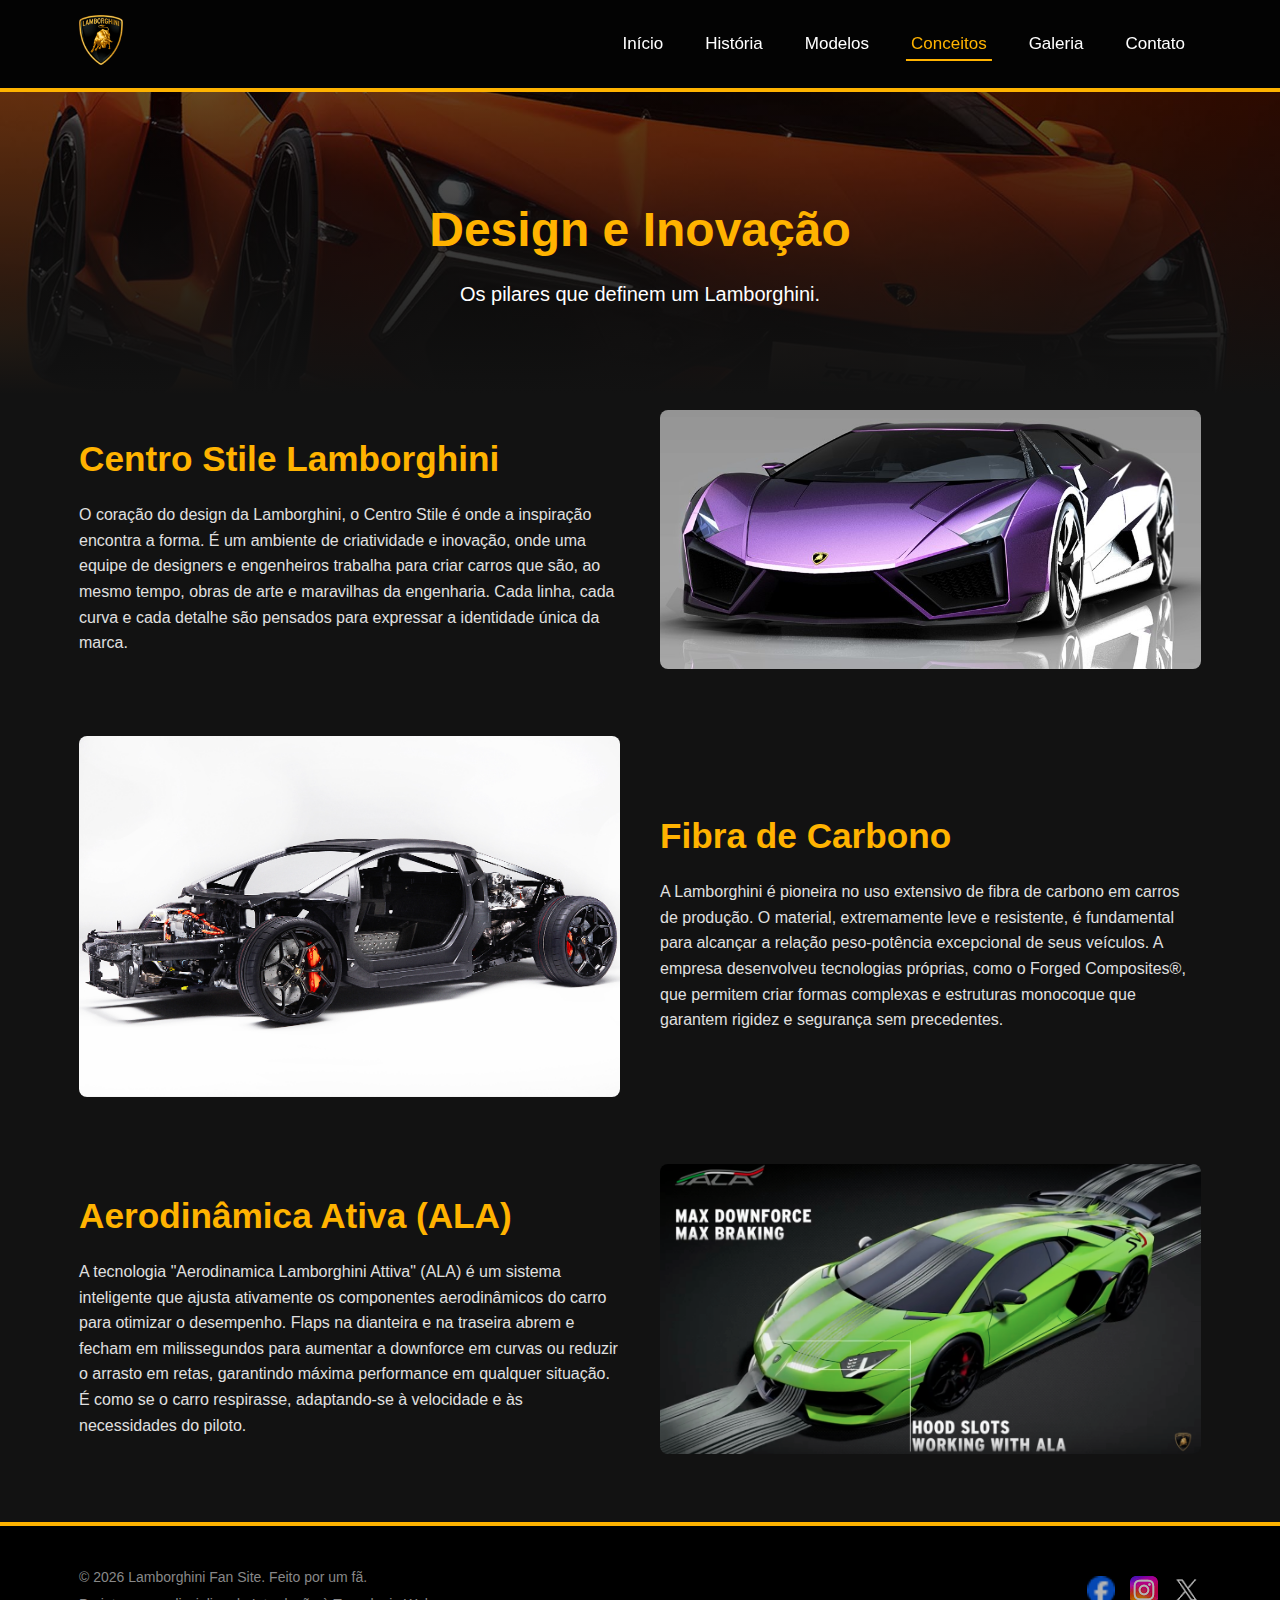
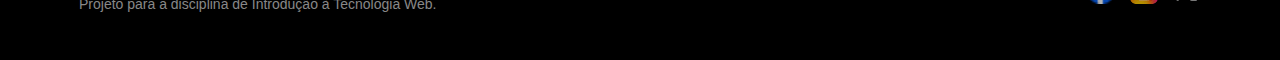
<file: pages/conceitos.html>
<!DOCTYPE html>
<html lang="pt-BR">
<head>
    <meta charset="UTF-8">
    <meta name="viewport" content="width=device-width, initial-scale=1.0">
    <title>Lamborghini - Conceitos</title>
    <link rel="stylesheet" href="../css/style.css">
    <link rel="icon" href="../images/logopng1.png" type="image/x-icon">
</head>
<body>
    <header class="cabecalho-principal">
        <div class="container">
            <a href="../index.html">
                <img src="../images/logopng1.png" alt="Logo Lamborghini" id="logo-site">
            </a>
            <h1 id="titulo-texto-alternativo" style="display:none;">Lamborghini</h1>
            <nav class="menu-principal">
                <ul>
                    <li><a href="../index.html">Início</a></li>
                    <li><a href="historia.html">História</a></li>
                    <li><a href="modelos.html">Modelos</a></li>
                    <li><a href="conceitos.html" class="ativo">Conceitos</a></li>
                    <li><a href="galeria.html">Galeria</a></li>
                    <li><a href="contato.html">Contato</a></li>
                </ul>
            </nav>
        </div>
    </header>

    <main>
        <section class="secao-titulo-pagina" style="background-image: url('../images/revuelo.jpg');">
            <div class="container">
                <h2>Design e Inovação</h2>
                <p>Os pilares que definem um Lamborghini.</p>
            </div>
        </section>

        <section class="secao-conceitos">
            <div class="container">
                <div class="conceito-bloco">
                    <div class="conceito-texto">
                        <h3>Centro Stile Lamborghini</h3>
                        <p>O coração do design da Lamborghini, o Centro Stile é onde a inspiração encontra a forma. É um ambiente de criatividade e inovação, onde uma equipe de designers e engenheiros trabalha para criar carros que são, ao mesmo tempo, obras de arte e maravilhas da engenharia. Cada linha, cada curva e cada detalhe são pensados para expressar a identidade única da marca.</p>
                    </div>
                    <div class="conceito-imagem">
                        <img src="../images/centrostile.jpg" alt="Centro Stile Lamborghini">
                    </div>
                </div>
                <div class="conceito-bloco reverso">
                    <div class="conceito-texto">
                        <h3>Fibra de Carbono</h3>
                        <p>A Lamborghini é pioneira no uso extensivo de fibra de carbono em carros de produção. O material, extremamente leve e resistente, é fundamental para alcançar a relação peso-potência excepcional de seus veículos. A empresa desenvolveu tecnologias próprias, como o Forged Composites®, que permitem criar formas complexas e estruturas monocoque que garantem rigidez e segurança sem precedentes.</p>
                    </div>
                    <div class="conceito-imagem">
                        <img src="../images/chassi.jpg" alt="Chassi de fibra de carbono">
                    </div>
                </div>
                <div class="conceito-bloco">
                    <div class="conceito-texto">
                        <h3>Aerodinâmica Ativa (ALA)</h3>
                        <p>A tecnologia "Aerodinamica Lamborghini Attiva" (ALA) é um sistema inteligente que ajusta ativamente os componentes aerodinâmicos do carro para otimizar o desempenho. Flaps na dianteira e na traseira abrem e fecham em milissegundos para aumentar a downforce em curvas ou reduzir o arrasto em retas, garantindo máxima performance em qualquer situação. É como se o carro respirasse, adaptando-se à velocidade e às necessidades do piloto.</p>
                    </div>
                    <div class="conceito-imagem">
                        <img src="../images/ala.png" alt="Sistema de Aerodinâmica Ativa (ALA)">
                    </div>
                </div>
            </div>
        </section>
    </main>

    <footer class="rodape-principal">
        <div class="container">
            <div class="info-rodape">
                <p>&copy; <span id="ano-atual"></span> Lamborghini Fan Site. Feito por um fã.</p>
                <p>Projeto para a disciplina de Introdução à Tecnologia Web.</p>
            </div>
            <div class="social-rodape">
                <a href="https://www.facebook.com/Lamborghini/?locale=pt_BR" target="_blank" title="Facebook"><img src="../images/facebook.png" alt="Facebook"></a>
                <a href="https://www.instagram.com/lamborghini/" target="_blank" title="Instagram"><img src="../images/instagram.png" alt="Instagram"></a>
                <a href="https://x.com/Lamborghini" target="_blank" title="Twitter/X"><img src="../images/X.png" alt="Twitter/X"></a>
            </div>
        </div>
    </footer>

    <script src="../js/jquery.min.js"></script>
    <script src="../js/script.js"></script>
</body>
</html>
</file>
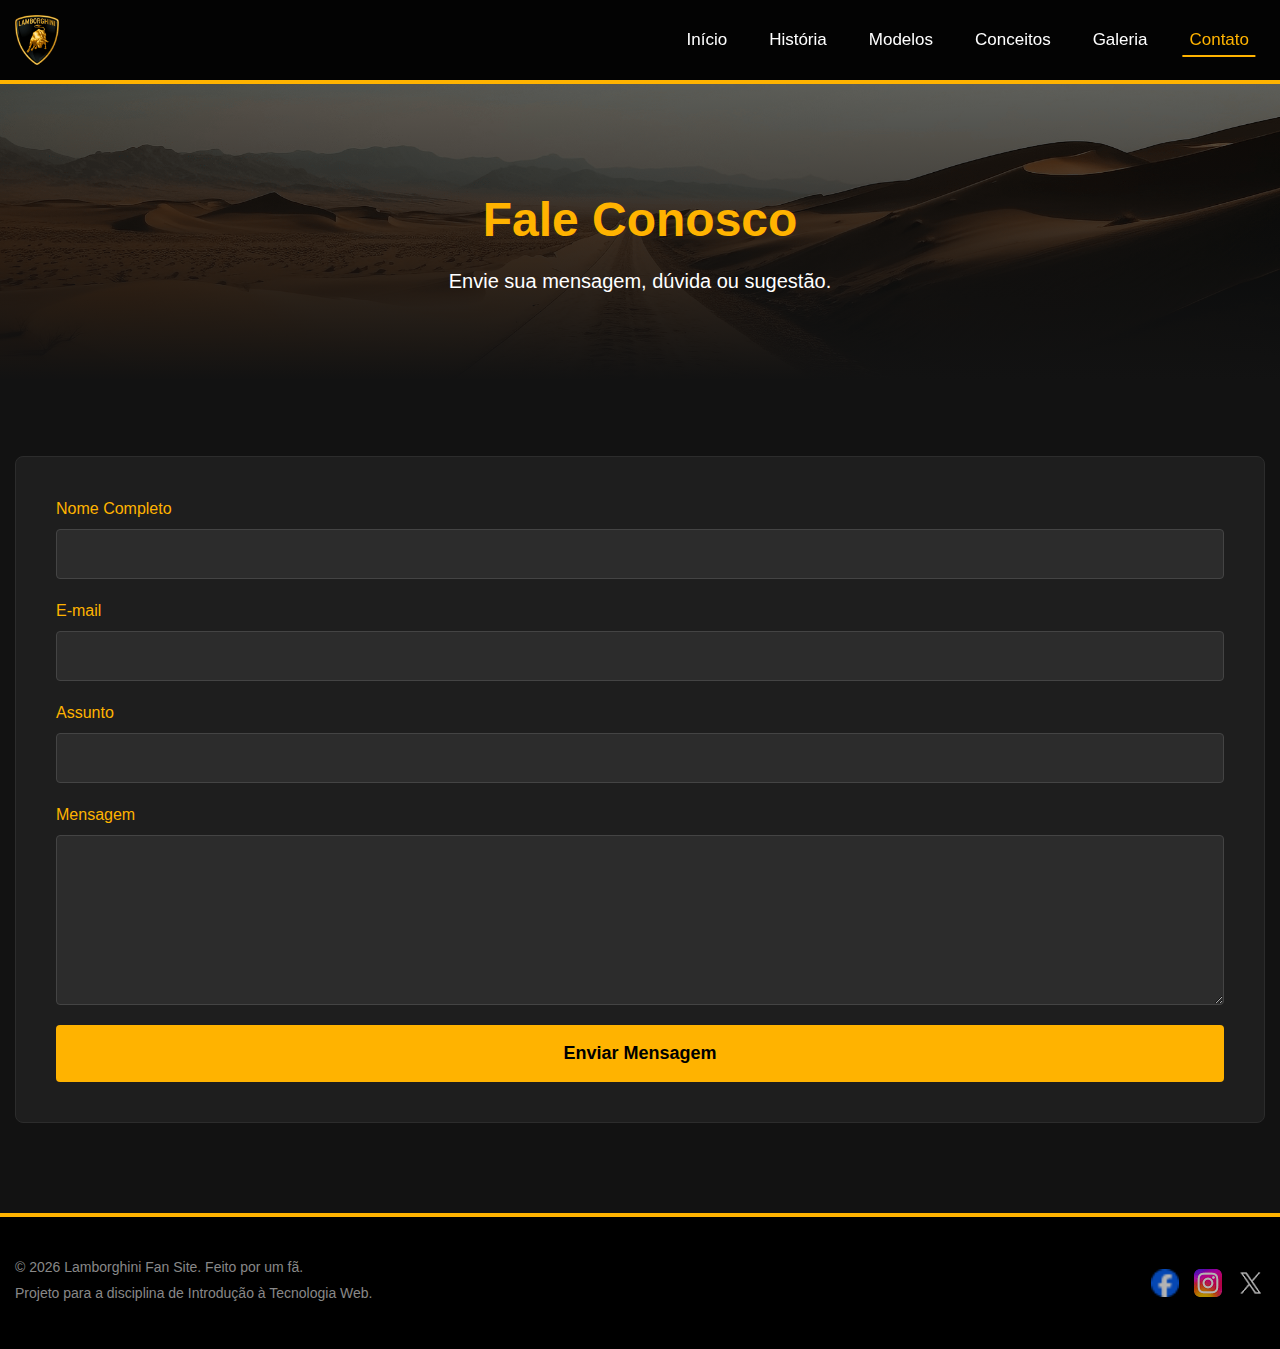
<file: pages/contato.html>
<!DOCTYPE html>
<html lang="pt-BR">
<head>
    <meta charset="UTF-8">
    <meta name="viewport" content="width=device-width, initial-scale=1.0">
    <title>Lamborghini - Contato</title>
    <link rel="stylesheet" href="../css/style.css">
    <link rel="icon" href="../images/logopng1.png" type="image/x-icon">
</head>
<body>
    <header class="cabecalho-principal">
        <div class="container">
            <a href="../index.html">
                <img src="../images/logopng1.png" alt="Logo Lamborghini" id="logo-site">
            </a>
            <h1 id="titulo-texto-alternativo" style="display:none;">Lamborghini</h1>
            <nav class="menu-principal">
                <ul>
                    <li><a href="../index.html">Início</a></li>
                    <li><a href="historia.html">História</a></li>
                    <li><a href="modelos.html">Modelos</a></li>
                    <li><a href="conceitos.html">Conceitos</a></li>
                    <li><a href="galeria.html">Galeria</a></li>
                    <li><a href="contato.html" class="ativo">Contato</a></li>
                </ul>
            </nav>
        </div>
    </header>

    <main>
        <section class="secao-titulo-pagina" style="background-image: url('../images/home-bg.png');">
            <div class="container">
                <h2>Fale Conosco</h2>
                <p>Envie sua mensagem, dúvida ou sugestão.</p>
            </div>
        </section>

        <section class="secao-conteudo">
            <div class="container container-contato">
                <form id="form-contato" class="form-contato">
                    <div class="campo-form">
                        <label for="nome">Nome Completo</label>
                        <input type="text" id="nome" name="nome" required>
                    </div>
                    <div class="campo-form">
                        <label for="email">E-mail</label>
                        <input type="email" id="email" name="email" required>
                    </div>
                    <div class="campo-form">
                        <label for="assunto">Assunto</label>
                        <input type="text" id="assunto" name="assunto" required>
                    </div>
                    <div class="campo-form">
                        <label for="mensagem">Mensagem</label>
                        <textarea id="mensagem" name="mensagem" rows="6" required></textarea>
                    </div>
                    <button type="submit" class="botao-enviar">Enviar Mensagem</button>
                </form>
                <div id="mensagem-sucesso" style="display: none; text-align: center; margin-top: 20px;">
                    <p>Obrigado! Sua mensagem foi enviada com sucesso.</p>
                </div>
            </div>
        </section>
    </main>

    <footer class="rodape-principal">
        <div class="container">
            <div class="info-rodape">
                <p>&copy; <span id="ano-atual"></span> Lamborghini Fan Site. Feito por um fã.</p>
                <p>Projeto para a disciplina de Introdução à Tecnologia Web.</p>
            </div>
            <div class="social-rodape">
                <a href="https://www.facebook.com/Lamborghini/?locale=pt_BR" target="_blank" title="Facebook"><img src="../images/facebook.png" alt="Facebook"></a>
                <a href="https://www.instagram.com/lamborghini/" target="_blank" title="Instagram"><img src="../images/instagram.png" alt="Instagram"></a>
                <a href="https://x.com/Lamborghini" target="_blank" title="Twitter/X"><img src="../images/X.png" alt="Twitter/X"></a>
            </div>
        </div>
    </footer>

    <script src="../js/jquery.min.js"></script>
    <script src="../js/pageform.js"></script>
    <script src="../js/script.js"></script>
</body>
</html>
</file>
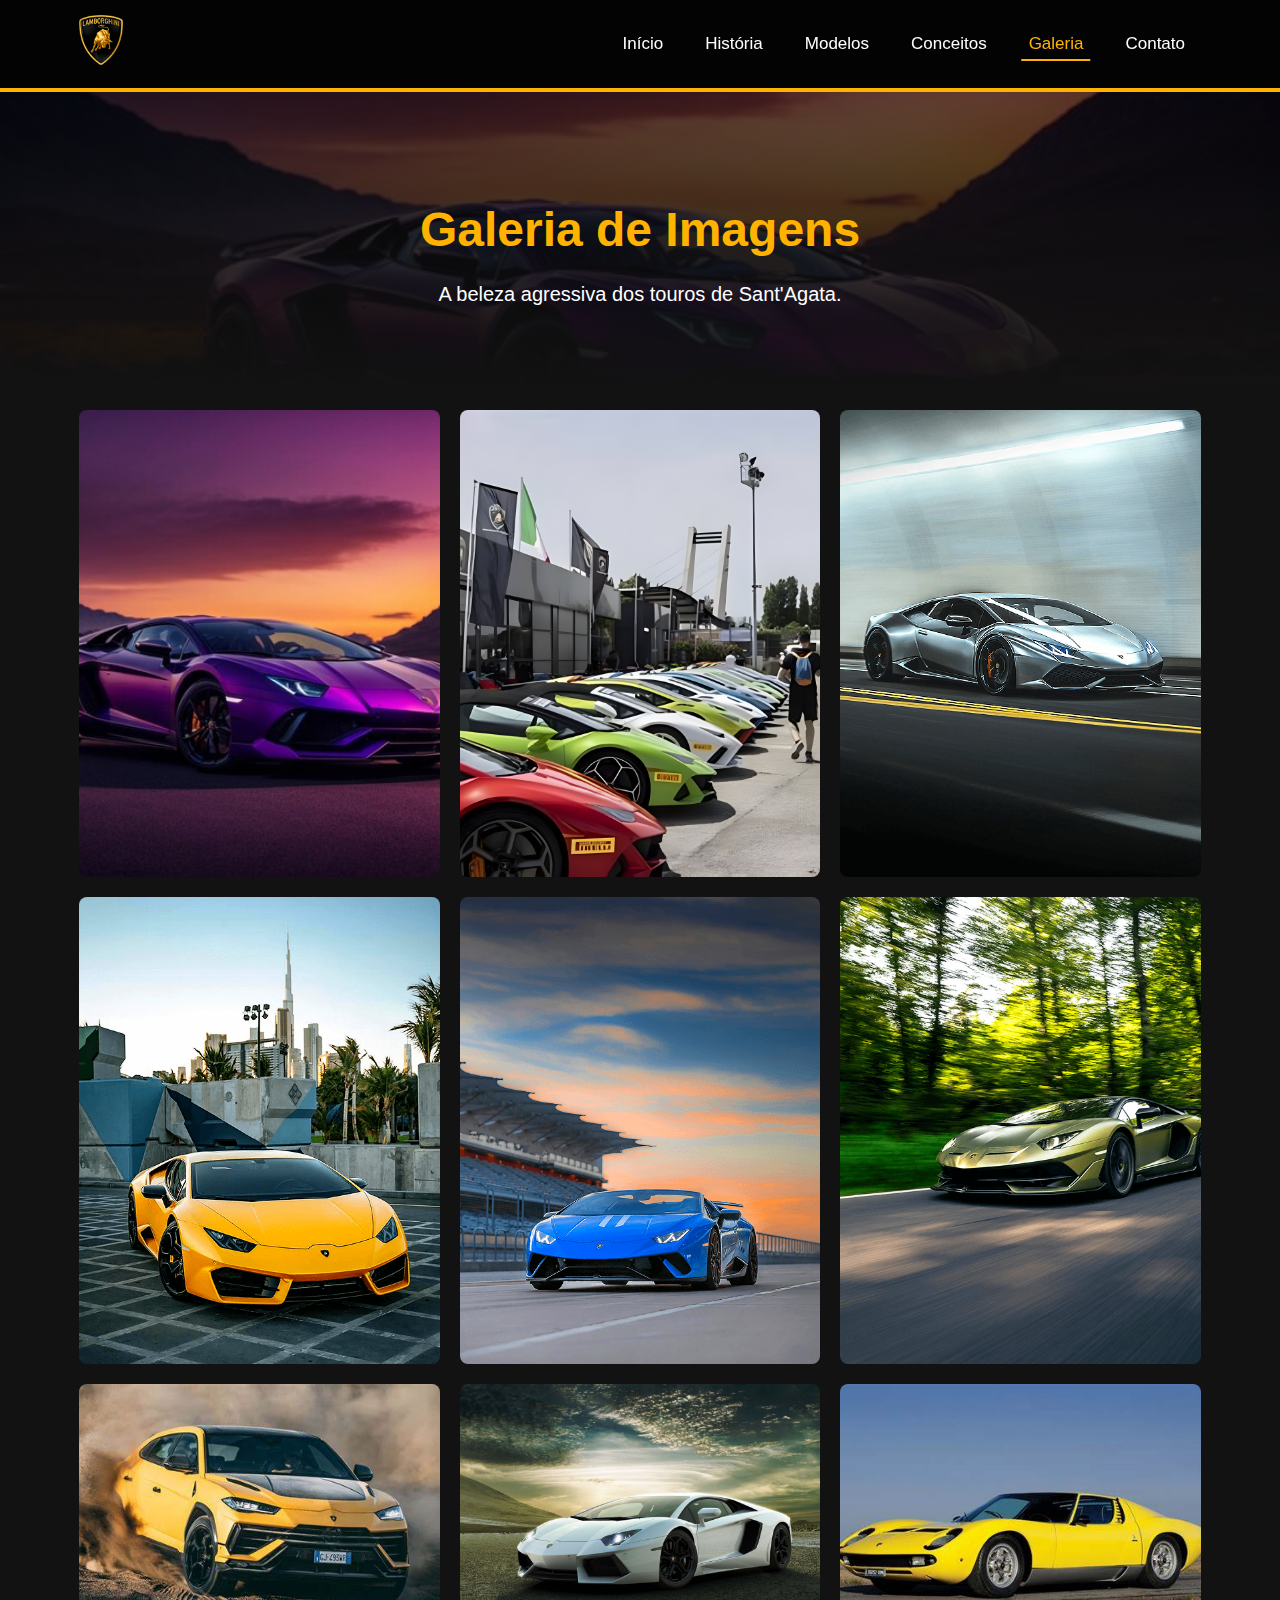
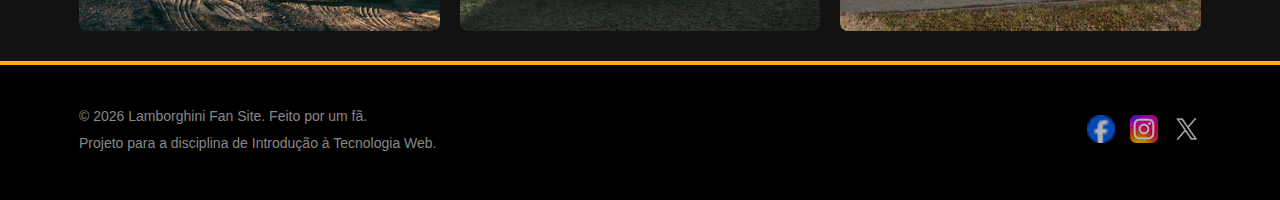
<file: pages/galeria.html>
<!DOCTYPE html>
<html lang="pt-BR">
<head>
    <meta charset="UTF-8">
    <meta name="viewport" content="width=device-width, initial-scale=1.0">
    <title>Lamborghini - Galeria</title>
    <link rel="stylesheet" href="../css/style.css">
    <link rel="icon" href="../images/logopng1.png" type="image/x-icon">
</head>
<body>
    <header class="cabecalho-principal">
        <div class="container">
            <a href="../index.html">
                <img src="../images/logopng1.png" alt="Logo Lamborghini" id="logo-site">
            </a>
            <h1 id="titulo-texto-alternativo" style="display:none;">Lamborghini</h1>
            <nav class="menu-principal">
                <ul>
                    <li><a href="../index.html">Início</a></li>
                    <li><a href="historia.html">História</a></li>
                    <li><a href="modelos.html">Modelos</a></li>
                    <li><a href="conceitos.html">Conceitos</a></li>
                    <li><a href="galeria.html" class="ativo">Galeria</a></li>
                    <li><a href="contato.html">Contato</a></li>
                </ul>
            </nav>
        </div>
    </header>

    <main>
        <section class="secao-titulo-pagina" style="background-image: url('../images/lambo-estrada.jpg');">
            <div class="container">
                <h2>Galeria de Imagens</h2>
                <p>A beleza agressiva dos touros de Sant'Agata.</p>
            </div>
        </section>

        <section class="secao-galeria">
            <div class="container">
                <div class="grid-galeria">
                    <div class="item-galeria">
                        <img src="../images/lambo-estrada.jpg" alt="Lamborghini na estrada">
                    </div>
                    <div class="item-galeria">
                        <img src="../images/lambo-event.jpeg" alt="Lamborghini em detalhes">
                    </div>
                     <div class="item-galeria">
                        <img src="../images/model-car-1.png" alt="Interior de um Lamborghini">
                    </div>
                    <div class="item-galeria">
                        <img src="../images/model-car-2.png" alt="Lamborghini em um evento">
                    </div>
                    <div class="item-galeria">
                        <img src="../images/model-car-3.png" alt="Frente de um Lamborghini">
                    </div>
                    <div class="item-galeria">
                        <img src="../images/contact-car.png" alt="Traseira de um Lamborghini">
                    </div>
                    <div class="item-galeria">
                        <img src="../images/urus.jpeg" alt="Lamborghini em alta velocidade">
                    </div>
                    <div class="item-galeria">
                        <img src="../images/background2.jpg" alt="Detalhe da roda de um Lamborghini">
                    </div>
                    <div class="item-galeria">
                        <img src="../images/miura.jpeg" alt="Lamborghini estacionado">
                    </div>
                </div>
            </div>
        </section>
    </main>

    <footer class="rodape-principal">
        <div class="container">
            <div class="info-rodape">
                <p>&copy; <span id="ano-atual"></span> Lamborghini Fan Site. Feito por um fã.</p>
                <p>Projeto para a disciplina de Introdução à Tecnologia Web.</p>
            </div>
            <div class="social-rodape">
                <a href="https://www.facebook.com/Lamborghini/?locale=pt_BR" target="_blank" title="Facebook"><img src="../images/facebook.png" alt="Facebook"></a>
                <a href="https://www.instagram.com/lamborghini/" target="_blank" title="Instagram"><img src="../images/instagram.png" alt="Instagram"></a>
                <a href="https://x.com/Lamborghini" target="_blank" title="Twitter/X"><img src="../images/X.png" alt="Twitter/X"></a>
            </div>
        </div>
    </footer>

    <script src="../js/jquery.min.js"></script>
    <script src="../js/script.js"></script>
</body>
</html>
</file>
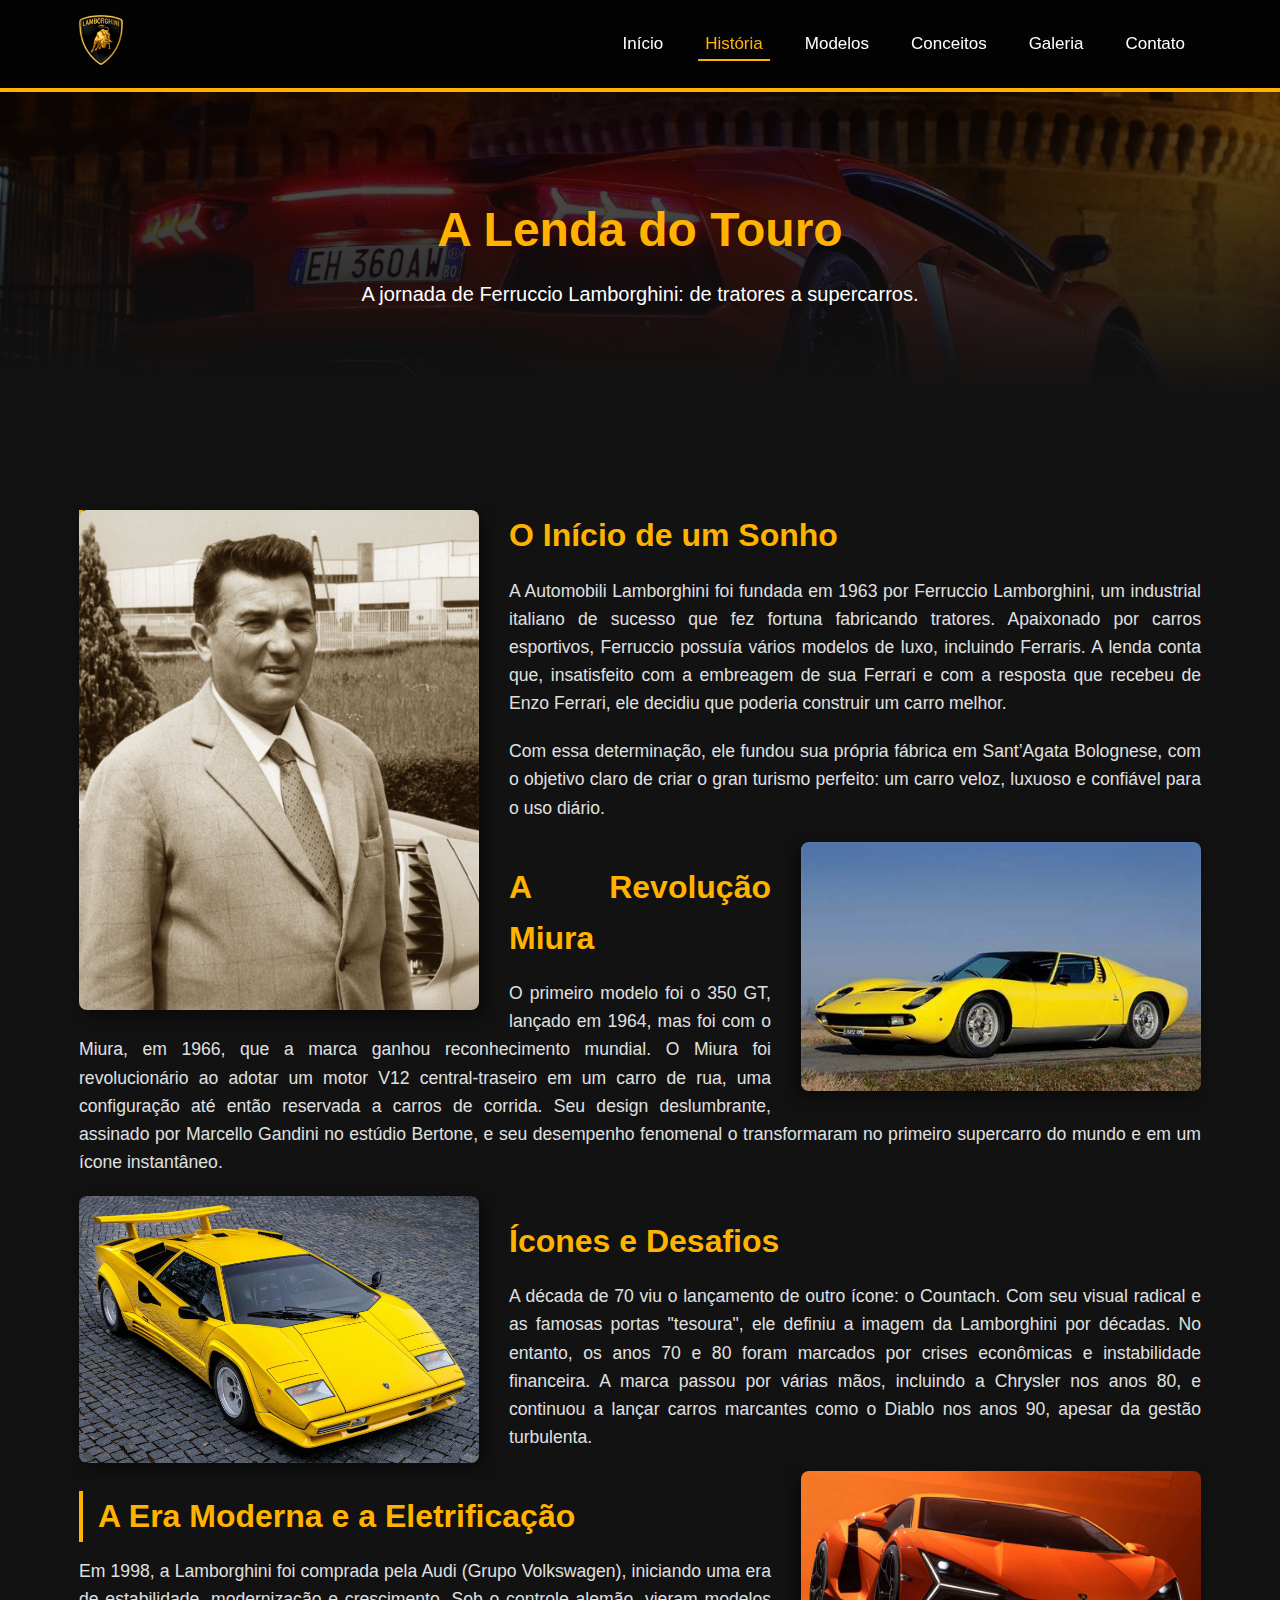
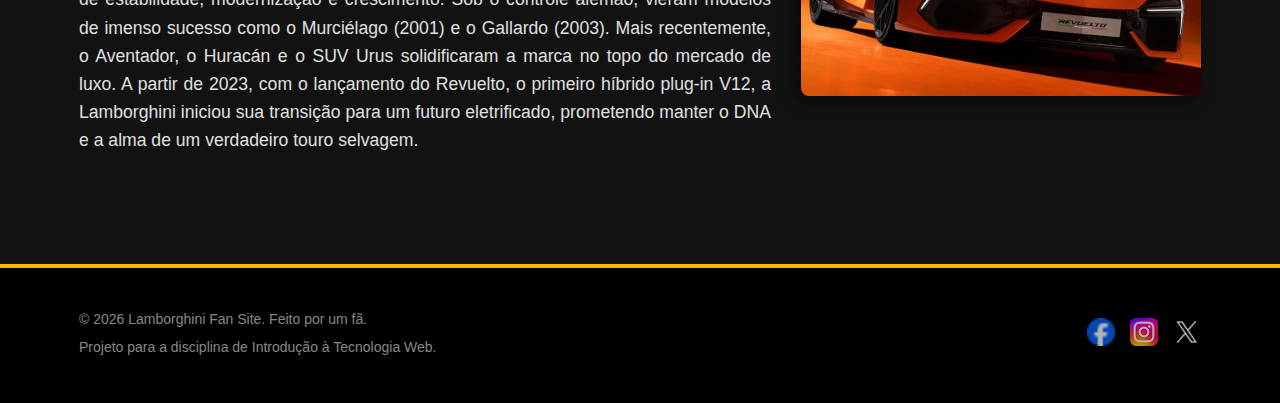
<file: pages/historia.html>
<!DOCTYPE html>
<html lang="pt-BR">
<head>
    <meta charset="UTF-8">
    <meta name="viewport" content="width=device-width, initial-scale=1.0">
    <title>Lamborghini - História</title>
    <link rel="stylesheet" href="../css/style.css">
    <link rel="icon" href="../images/logopng1.png" type="image/x-icon">
</head>
<body>
    <header class="cabecalho-principal">
        <div class="container">
            <a href="../index.html">
                <img src="../images/logopng1.png" alt="Logo Lamborghini" id="logo-site">
            </a>
            <h1 id="titulo-texto-alternativo" style="display:none;">Lamborghini</h1>
            <nav class="menu-principal">
                <ul>
                    <li><a href="../index.html">Início</a></li>
                    <li><a href="historia.html" class="ativo">História</a></li>
                    <li><a href="modelos.html">Modelos</a></li>
                    <li><a href="conceitos.html">Conceitos</a></li>
                    <li><a href="galeria.html">Galeria</a></li>
                    <li><a href="contato.html">Contato</a></li>
                </ul>
            </nav>
        </div>
    </header>

    <main>
        <section class="secao-titulo-pagina" style="background-image: url('../images/background1.jpg');">
            <div class="container">
                <h2>A Lenda do Touro</h2>
                <p>A jornada de Ferruccio Lamborghini: de tratores a supercarros.</p>
            </div>
        </section>

        <section class="secao-conteudo">
            <div class="container container-hist">
                <img src="../images/ferrucio.jpeg" alt="Ferruccio Lamborghini" class="image-left">
                <h3>O Início de um Sonho</h3>
                <p>A Automobili Lamborghini foi fundada em 1963 por Ferruccio Lamborghini, um industrial italiano de sucesso que fez fortuna fabricando tratores. Apaixonado por carros esportivos, Ferruccio possuía vários modelos de luxo, incluindo Ferraris. A lenda conta que, insatisfeito com a embreagem de sua Ferrari e com a resposta que recebeu de Enzo Ferrari, ele decidiu que poderia construir um carro melhor.</p>
                <p>Com essa determinação, ele fundou sua própria fábrica em Sant’Agata Bolognese, com o objetivo claro de criar o gran turismo perfeito: um carro veloz, luxuoso e confiável para o uso diário.</p>

                <img src="../images/miura.jpeg" alt="Lamborghini Miura" class="image-right">
                <h3>A Revolução Miura</h3>
                <p>O primeiro modelo foi o 350 GT, lançado em 1964, mas foi com o Miura, em 1966, que a marca ganhou reconhecimento mundial. O Miura foi revolucionário ao adotar um motor V12 central-traseiro em um carro de rua, uma configuração até então reservada a carros de corrida. Seu design deslumbrante, assinado por Marcello Gandini no estúdio Bertone, e seu desempenho fenomenal o transformaram no primeiro supercarro do mundo e em um ícone instantâneo.</p>
                
                <img src="../images/Countach.jpg" alt="Lamborghini Countach" class="image-left">
                <h3>Ícones e Desafios</h3>
                <p>A década de 70 viu o lançamento de outro ícone: o Countach. Com seu visual radical e as famosas portas "tesoura", ele definiu a imagem da Lamborghini por décadas. No entanto, os anos 70 e 80 foram marcados por crises econômicas e instabilidade financeira. A marca passou por várias mãos, incluindo a Chrysler nos anos 80, e continuou a lançar carros marcantes como o Diablo nos anos 90, apesar da gestão turbulenta.</p>
                
                <img src="../images/revuelo.jpg" alt="Lamborghini Revuelto" class="image-right">
                <h3>A Era Moderna e a Eletrificação</h3>
                <p>Em 1998, a Lamborghini foi comprada pela Audi (Grupo Volkswagen), iniciando uma era de estabilidade, modernização e crescimento. Sob o controle alemão, vieram modelos de imenso sucesso como o Murciélago (2001) e o Gallardo (2003). Mais recentemente, o Aventador, o Huracán e o SUV Urus solidificaram a marca no topo do mercado de luxo. A partir de 2023, com o lançamento do Revuelto, o primeiro híbrido plug-in V12, a Lamborghini iniciou sua transição para um futuro eletrificado, prometendo manter o DNA e a alma de um verdadeiro touro selvagem.</p>
            </div>
        </section>
    </main>

    <footer class="rodape-principal">
        <div class="container">
            <div class="info-rodape">
                <p>&copy; <span id="ano-atual"></span> Lamborghini Fan Site. Feito por um fã.</p>
                <p>Projeto para a disciplina de Introdução à Tecnologia Web.</p>
            </div>
            <div class="social-rodape">
                <a href="https://www.facebook.com/Lamborghini/?locale=pt_BR" target="_blank" title="Facebook"><img src="../images/facebook.png" alt="Facebook"></a>
                <a href="https://www.instagram.com/lamborghini/" target="_blank" title="Instagram"><img src="../images/instagram.png" alt="Instagram"></a>
                <a href="https://x.com/Lamborghini" target="_blank" title="Twitter/X"><img src="../images/X.png" alt="Twitter/X"></a>
            </div>
        </div>
    </footer>

    <script src="../js/jquery.min.js"></script>
    <script src="../js/script.js"></script>
</body>
</html>
</file>
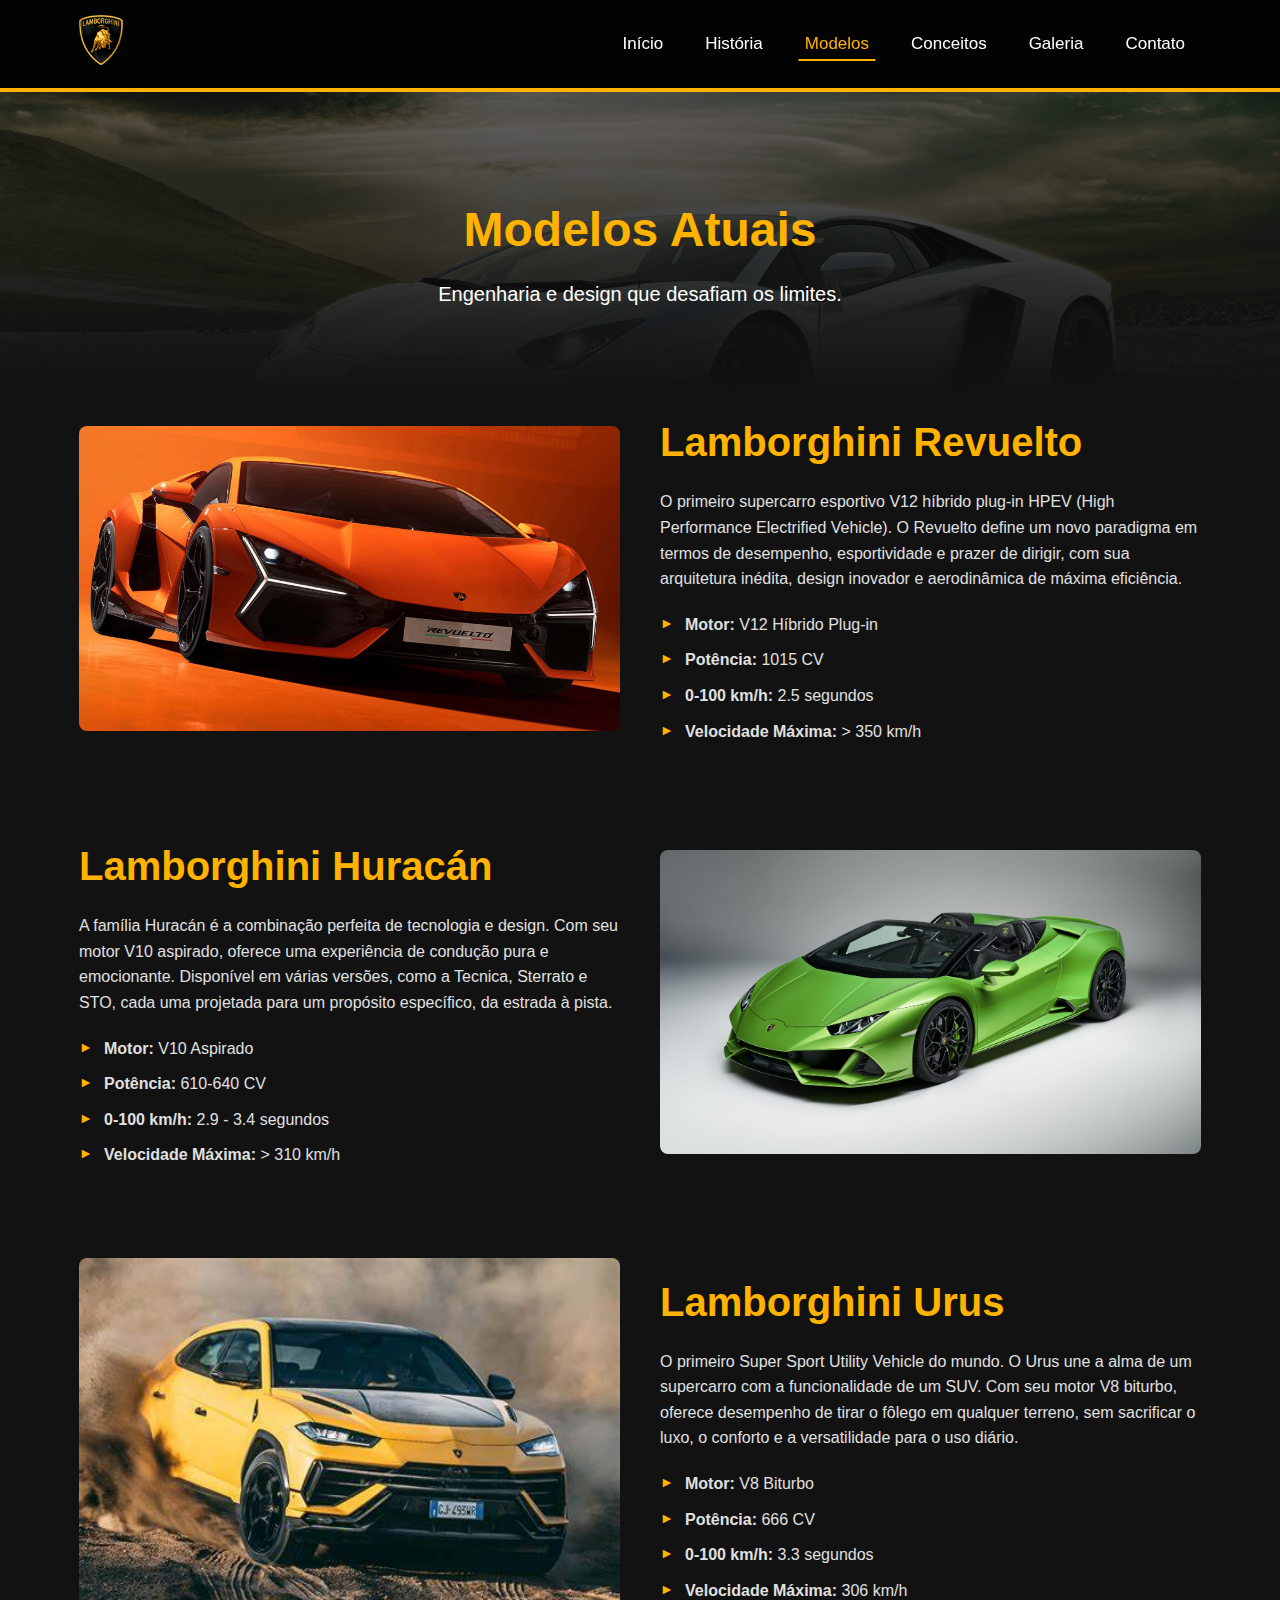
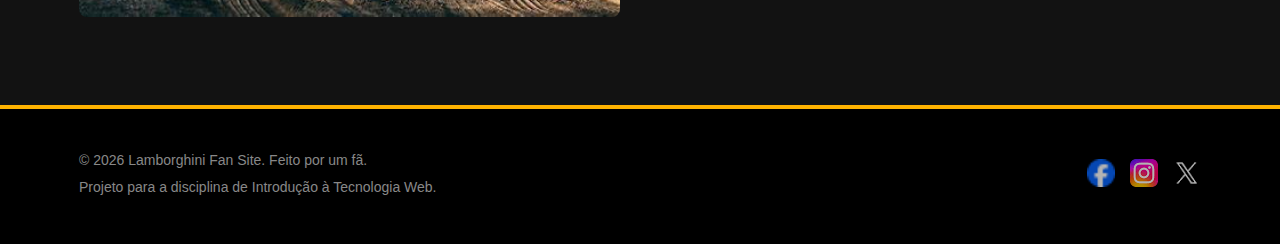
<file: pages/modelos.html>
<!DOCTYPE html>
<html lang="pt-BR">
<head>
    <meta charset="UTF-8">
    <meta name="viewport" content="width=device-width, initial-scale=1.0">
    <title>Lamborghini - Modelos</title>
    <link rel="stylesheet" href="../css/style.css">
    <link rel="icon" href="../images/logopng1.png" type="image/x-icon">
</head>
<body>
    <header class="cabecalho-principal">
        <div class="container">
            <a href="../index.html">
                <img src="../images/logopng1.png" alt="Logo Lamborghini" id="logo-site">
            </a>
            <h1 id="titulo-texto-alternativo" style="display:none;">Lamborghini</h1>
            <nav class="menu-principal">
                <ul>
                    <li><a href="../index.html">Início</a></li>
                    <li><a href="historia.html">História</a></li>
                    <li><a href="modelos.html" class="ativo">Modelos</a></li>
                    <li><a href="conceitos.html">Conceitos</a></li>
                    <li><a href="galeria.html">Galeria</a></li>
                    <li><a href="contato.html">Contato</a></li>
                </ul>
            </nav>
        </div>
    </header>

    <main>
        <section class="secao-titulo-pagina" style="background-image: url('../images/background2.jpg');">
            <div class="container">
                <h2>Modelos Atuais</h2>
                <p>Engenharia e design que desafiam os limites.</p>
            </div>
        </section>

        <section class="secao-modelos">
            <div class="container">
                <div id="revuelto" class="modelo-item">
                    <div class="modelo-imagem">
                        <img src="../images/revuelo.jpg" alt="Lamborghini Revuelto">
                    </div>
                    <div class="modelo-texto">
                        <h3>Lamborghini Revuelto</h3>
                        <p>O primeiro supercarro esportivo V12 híbrido plug-in HPEV (High Performance Electrified Vehicle). O Revuelto define um novo paradigma em termos de desempenho, esportividade e prazer de dirigir, com sua arquitetura inédita, design inovador e aerodinâmica de máxima eficiência.</p>
                        <ul>
                            <li><strong>Motor:</strong> V12 Híbrido Plug-in</li>
                            <li><strong>Potência:</strong> 1015 CV</li>
                            <li><strong>0-100 km/h:</strong> 2.5 segundos</li>
                            <li><strong>Velocidade Máxima:</strong> > 350 km/h</li>
                        </ul>
                    </div>
                </div>

                <div id="huracan" class="modelo-item">
                    <div class="modelo-imagem">
                        <img src="../images/huracan.jpg" alt="Lamborghini Huracán">
                    </div>
                    <div class="modelo-texto">
                        <h3>Lamborghini Huracán</h3>
                        <p>A família Huracán é a combinação perfeita de tecnologia e design. Com seu motor V10 aspirado, oferece uma experiência de condução pura e emocionante. Disponível em várias versões, como a Tecnica, Sterrato e STO, cada uma projetada para um propósito específico, da estrada à pista.</p>
                        <ul>
                            <li><strong>Motor:</strong> V10 Aspirado</li>
                            <li><strong>Potência:</strong> 610-640 CV</li>
                            <li><strong>0-100 km/h:</strong> 2.9 - 3.4 segundos</li>
                            <li><strong>Velocidade Máxima:</strong> > 310 km/h</li>
                        </ul>
                    </div>
                </div>

                <div id="urus" class="modelo-item">
                    <div class="modelo-imagem">
                        <img src="../images/urus.jpeg" alt="Lamborghini Urus">
                    </div>
                    <div class="modelo-texto">
                        <h3>Lamborghini Urus</h3>
                        <p>O primeiro Super Sport Utility Vehicle do mundo. O Urus une a alma de um supercarro com a funcionalidade de um SUV. Com seu motor V8 biturbo, oferece desempenho de tirar o fôlego em qualquer terreno, sem sacrificar o luxo, o conforto e a versatilidade para o uso diário.</p>
                         <ul>
                            <li><strong>Motor:</strong> V8 Biturbo</li>
                            <li><strong>Potência:</strong> 666 CV</li>
                            <li><strong>0-100 km/h:</strong> 3.3 segundos</li>
                            <li><strong>Velocidade Máxima:</strong> 306 km/h</li>
                        </ul>
                    </div>
                </div>

            </div>
        </section>
    </main>

    <footer class="rodape-principal">
        <div class="container">
            <div class="info-rodape">
                <p>&copy; <span id="ano-atual"></span> Lamborghini Fan Site. Feito por um fã.</p>
                <p>Projeto para a disciplina de Introdução à Tecnologia Web.</p>
            </div>
            <div class="social-rodape">
                 <a href="https://www.facebook.com/Lamborghini/?locale=pt_BR" target="_blank" title="Facebook"><img src="../images/facebook.png" alt="Facebook"></a>
                <a href="https://www.instagram.com/lamborghini/" target="_blank" title="Instagram"><img src="../images/instagram.png" alt="Instagram"></a>
                <a href="https://x.com/Lamborghini" target="_blank" title="Twitter/X"><img src="../images/X.png" alt="Twitter/X"></a>
            </div>
        </div>
    </footer>

    <script src="../js/jquery.min.js"></script>
    <script src="../js/script.js"></script>
</body>
</html>
</file>
<file: css/style.css>
* {
    margin: 0;
    padding: 0;
    box-sizing: border-box;
}

body {
    font-family: 'Segoe UI', Tahoma, Geneva, Verdana, sans-serif;
    background-color: #121212;
    color: #e0e0e0;
    line-height: 1.6;
    font-size: 16px;
}

.container {
    width: 90%;
    max-width: 1200px;
    margin: 0 auto;
    padding: 0 15px;
}

/* Cabeçalho */
.cabecalho-principal {
    background-color: rgba(0, 0, 0, 0.8);
    padding: 15px 0;
    border-bottom: 4px solid #FFB300;
    position: sticky;
    top: 0;
    z-index: 1000;
    backdrop-filter: blur(10px);
}

.cabecalho-principal .container {
    display: flex;
    justify-content: space-between;
    align-items: center;
}

#logo-site {
    height: 50px;
    width: auto;
    transition: transform 0.3s ease;
}
#logo-site:hover {
    transform: scale(1.1);
}

.menu-principal ul {
    list-style-type: none;
    display: flex;
    gap: 10px;
}

.menu-principal ul li a {
    color: #ffffff;
    text-decoration: none;
    font-size: 17px;
    font-weight: 500;
    padding: 8px 16px;
    border-radius: 4px;
    transition: background-color 0.3s ease, color 0.3s ease;
    position: relative;
    overflow: hidden;
}

.menu-principal ul li a::after {
    content: '';
    position: absolute;
    bottom: 0;
    left: 50%;
    transform: translateX(-50%);
    width: 0;
    height: 2px;
    background-color: #FFB300;
    transition: width 0.3s ease;
}

.menu-principal ul li a:hover::after,
.menu-principal ul li a.ativo::after {
    width: 80%;
}

.menu-principal ul li a.ativo {
    color: #FFB300;
}


/* Seção Hero (Página Inicial) */
.secao-hero {
    position: relative;
    height: 100vh;
    overflow: hidden;
    display: flex;
    align-items: center;
    justify-content: center;
    text-align: center;
}

.video-background {
    position: absolute;
    top: 0;
    left: 0;
    width: 100%;
    height: 100%;
    z-index: -2;
}

.video-background video {
    width: 100%;
    height: 100%;
    object-fit: cover;
}

.secao-hero::before {
    content: "";
    position: absolute;
    top: 0; left: 0;
    width: 100%; height: 100%;
    background-color: rgba(0, 0, 0, 0.6);
    z-index: -1;
}

.logo-hero {
    position: relative;
    z-index: 1;
    color: white;
}

.logo-hero img {
    width: 150px;
    margin-bottom: 1rem;
}

.logo-hero h2 {
    font-size: 4rem;
    font-weight: 700;
    text-transform: uppercase;
    letter-spacing: 5px;
    text-shadow: 2px 2px 10px rgba(0,0,0,0.5);
}


/* Seção de Introdução e Cartões */
.secao-introducao {
    padding: 80px 0;
    background-color: #1a1a1a;
    text-align: center;
}

.secao-introducao h3 {
    font-size: 32px;
    color: #FFB300;
    margin-bottom: 20px;
}

.secao-introducao p {
    font-size: 18px; /* Aumentado */
    color: #b0b0b0;
    max-width: 800px; /* Aumentado */
    margin: 0 auto 15px auto;
}

.secao-cartoes {
    padding: 80px 0;
    background-color: #121212;
}

.secao-cartoes .container {
    display: flex;
    justify-content: center;
    flex-wrap: wrap;
    gap: 30px;
}

.cartao {
    background-color: #1e1e1e;
    border: 1px solid #2c2c2c;
    border-radius: 8px;
    padding: 25px;
    width: calc(33.333% - 30px);
    min-width: 300px;
    text-align: center;
    box-shadow: 0 4px 8px rgba(0,0,0,0.2);
    transition: transform 0.3s ease, box-shadow 0.3s ease;
}

.cartao:hover {
    transform: translateY(-10px);
    box-shadow: 0 12px 24px rgba(0,0,0,0.4);
}

.imagem-cartao {
    width: 100%;
    height: 200px; /* Altura fixa */
    object-fit: cover;
    border-radius: 6px;
    margin-bottom: 20px;
}

.cartao h4 {
    font-size: 24px;
    color: #FFB300;
    margin-bottom: 10px;
}

.cartao p {
    font-size: 16px;
    color: #a0a0a0;
    margin-bottom: 20px;
    min-height: 80px;
}

.link-cartao {
    color: #FFB300;
    text-decoration: none;
    font-weight: bold;
    font-size: 16px;
    transition: color 0.3s ease, letter-spacing 0.3s ease;
}

.link-cartao:hover {
    color: #ffffff;
    letter-spacing: 1px;
}


/* Rodapé */
.rodape-principal {
    background-color: #000000;
    color: #888888;
    padding: 40px 0;
    text-align: center;
    font-size: 14px;
    border-top: 4px solid #FFB300;
    margin-top: 30px;
}

.rodape-principal .container {
    display: flex;
    justify-content: space-between;
    align-items: center;
    flex-wrap: wrap;
    gap: 20px;
}

.info-rodape {
    text-align: left;
    flex-basis: 70%;
}

.info-rodape p {
    margin-bottom: 5px;
}

.social-rodape {
    text-align: right;
    flex-basis: 25%;
    display: flex;
    gap: 15px;
    justify-content: flex-end;
}

.social-rodape img {
    width: 28px;
    height: 28px;
    opacity: 0.7;
    transition: opacity 0.3s ease, transform 0.3s ease;
}

.social-rodape img:hover {
    opacity: 1;
    transform: scale(1.2);
}

/* Estilos de Página de Conteúdo Genérico */
.secao-titulo-pagina {
    padding: 100px 0;
    text-align: center;
    background-size: cover;
    background-position: center center;
    position: relative;
    color: white;
}
.secao-titulo-pagina::before {
    content: '';
    position: absolute;
    top: 0; left: 0;
    width: 100%; height: 100%;
    background: linear-gradient(to top, #121212 5%, rgba(0,0,0,0.6) 100%);
    z-index: 0;
}
.secao-titulo-pagina .container {
    position: relative;
    z-index: 1;
}
.secao-titulo-pagina h2 {
    font-size: 48px;
    font-weight: 700;
    color: #FFB300;
    margin-bottom: 10px;
}
.secao-titulo-pagina p {
    font-size: 20px;
}

.secao-conteudo {
    padding: 60px 0;
}

/* Página de História */
.container-hist {
    font-size: 1.1rem;
    text-align: justify;
}
.container-hist h3 {
    font-size: 2rem;
    color: #FFB300;
    margin-top: 40px;
    margin-bottom: 15px;
    border-left: 4px solid #FFB300;
    padding-left: 15px;
}
.container-hist p {
    margin-bottom: 20px;
}
.image-left {
    float: left;
    margin: 0 30px 15px 0;
    width: 400px;
    border-radius: 8px;
    box-shadow: 5px 5px 15px rgba(0,0,0,0.5);
}
.image-right {
    float: right;
    margin: 0 0 15px 30px;
    width: 400px;
    border-radius: 8px;
    box-shadow: -5px 5px 15px rgba(0,0,0,0.5);
}
.container-hist::after { /* Clearfix */
    content: "";
    display: table;
    clear: both;
}


/* Página de Modelos */
.secao-modelos .modelo-item {
    display: flex;
    gap: 40px;
    align-items: center;
    margin-bottom: 80px;
}
.secao-modelos .modelo-item:nth-child(even) {
    flex-direction: row-reverse;
}
.modelo-imagem {
    flex: 1;
}
.modelo-imagem img {
    width: 100%;
    border-radius: 8px;
}
.modelo-texto {
    flex: 1;
}
.modelo-texto h3 {
    font-size: 2.5rem;
    color: #FFB300;
    margin-bottom: 15px;
}
.modelo-texto p {
    margin-bottom: 20px;
}
.modelo-texto ul {
    list-style: none;
    padding-left: 0;
}
.modelo-texto ul li {
    padding-left: 25px;
    position: relative;
    margin-bottom: 10px;
}
.modelo-texto ul li::before {
    content: '►';
    color: #FFB300;
    position: absolute;
    left: 0;
    font-size: 14px;
}

/* Página de Conceitos */
.secao-conceitos .conceito-bloco {
    display: flex;
    gap: 40px;
    align-items: center;
    margin-bottom: 60px;
}
.secao-conceitos .conceito-bloco.reverso {
    flex-direction: row-reverse;
}
.conceito-imagem { flex: 1; }
.conceito-imagem img { width: 100%; border-radius: 8px; }
.conceito-texto { flex: 1; }
.conceito-texto h3 { font-size: 2.2rem; color: #FFB300; margin-bottom: 15px; }


/* Página Galeria */
.grid-galeria {
    display: grid;
    grid-template-columns: repeat(auto-fit, minmax(300px, 1fr));
    gap: 20px;
}
.item-galeria img {
    width: 100%;
    height: 100%;
    object-fit: cover;
    border-radius: 8px;
    transition: transform 0.3s ease, box-shadow 0.3s ease;
}
.item-galeria img:hover {
    transform: scale(1.05);
    box-shadow: 0 10px 20px rgba(0,0,0,0.5);
}

/* Página Contato */
.container-contato {
    max-width: 800px;
}
.form-contato {
    display: flex;
    flex-direction: column;
    gap: 20px;
    background-color: #1e1e1e;
    padding: 40px;
    border-radius: 8px;
    border: 1px solid #2c2c2c;
}
.campo-form {
    display: flex;
    flex-direction: column;
}
.campo-form label {
    margin-bottom: 8px;
    color: #FFB300;
    font-weight: 500;
}
.campo-form input,
.campo-form textarea {
    background-color: #2c2c2c;
    border: 1px solid #444;
    border-radius: 4px;
    padding: 12px;
    color: #e0e0e0;
    font-size: 16px;
    transition: border-color 0.3s ease, box-shadow 0.3s ease;
}
.campo-form input:focus,
.campo-form textarea:focus {
    outline: none;
    border-color: #FFB300;
    box-shadow: 0 0 0 3px rgba(255, 179, 0, 0.3);
}
.botao-enviar {
    background-color: #FFB300;
    color: #000;
    border: none;
    padding: 15px;
    font-size: 18px;
    font-weight: bold;
    border-radius: 4px;
    cursor: pointer;
    transition: background-color 0.3s ease, transform 0.2s ease;
}
.botao-enviar:hover {
    background-color: #e6a100;
    transform: translateY(-2px);
}
#mensagem-sucesso p {
    color: #4CAF50;
    font-size: 1.2rem;
    background-color: rgba(76, 175, 80, 0.1);
    padding: 15px;
    border-radius: 5px;
    border: 1px solid #4CAF50;
}


/* Media Queries */
@media (max-width: 992px) {
    .cartao {
        width: calc(50% - 20px);
    }
    .image-left, .image-right {
        float: none;
        display: block;
        margin: 20px auto;
        width: 80%;
        max-width: 400px;
    }
    .secao-modelos .modelo-item,
    .secao-modelos .modelo-item:nth-child(even),
    .secao-conceitos .conceito-bloco,
    .secao-conceitos .conceito-bloco.reverso {
        flex-direction: column;
        text-align: center;
    }
}

@media (max-width: 768px) {
    .cabecalho-principal .container {
        flex-direction: column;
        gap: 15px;
    }
    .menu-principal ul {
        flex-wrap: wrap;
        justify-content: center;
    }

    .logo-hero h2 {
        font-size: 2.5rem;
    }

    .secao-cartoes .container {
        flex-direction: column;
        align-items: center;
    }
    .cartao {
        width: 90%;
        max-width: 400px;
    }
    .cartao p {
        min-height: auto;
    }

    .rodape-principal .container {
        flex-direction: column;
        gap: 20px;
    }
    .info-rodape, .social-rodape {
        text-align: center;
        flex-basis: 100%;
        justify-content: center;
    }
}

@media (max-width: 480px) {
    body { font-size: 15px; }
    .menu-principal ul li a { font-size: 15px; padding: 6px 10px; }
    .logo-hero h2 { font-size: 2rem; }
    .secao-titulo-pagina h2 { font-size: 36px; }
    .secao-titulo-pagina p { font-size: 18px; }
    .secao-introducao h3 { font-size: 26px; }
    .cartao h4 { font-size: 20px; }
    .form-contato { padding: 25px; }
}
</file>
